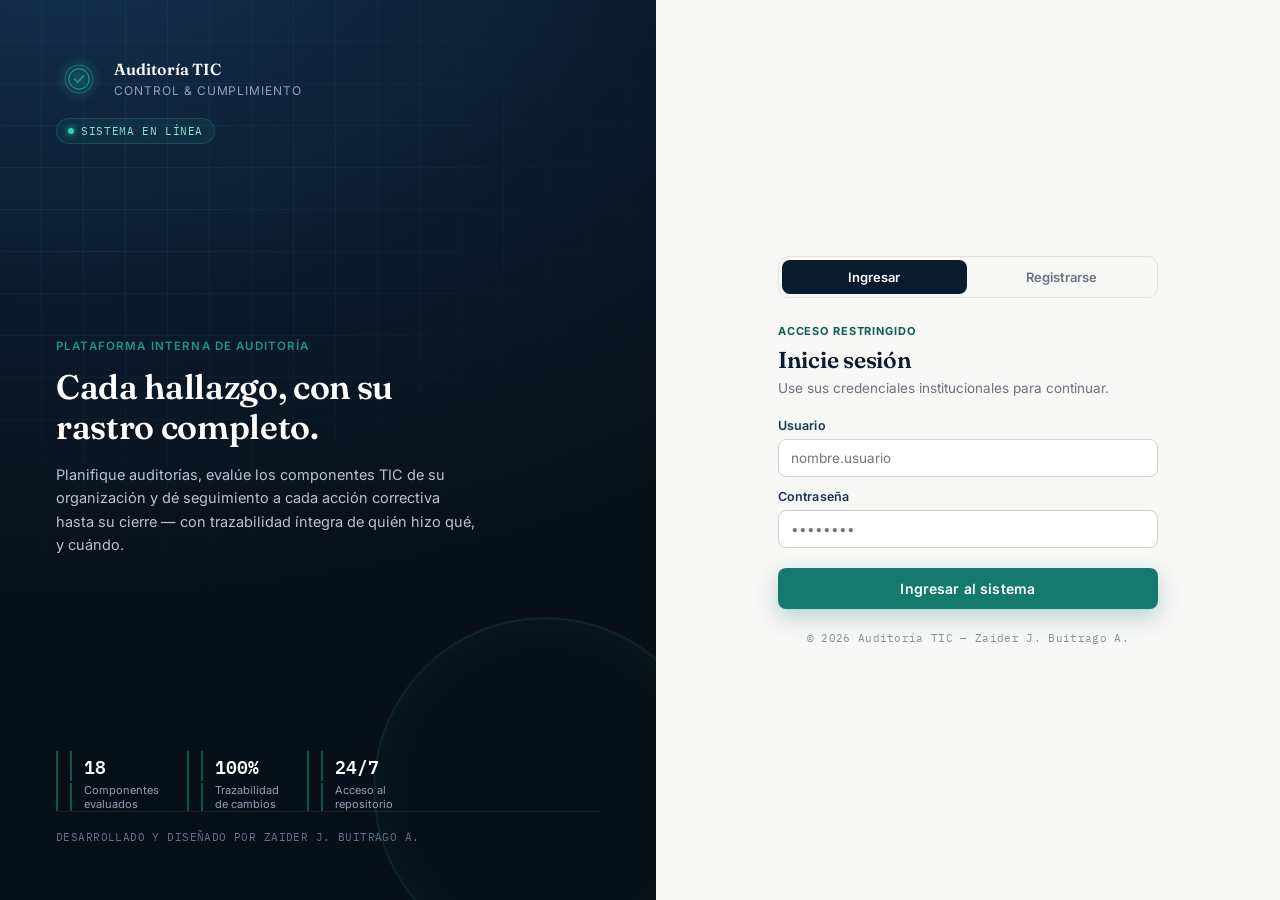
<file: index.html>
<!DOCTYPE html>
<html lang="es">
<head>
<meta charset="UTF-8">
<meta name="viewport" content="width=device-width, initial-scale=1.0">
<title>Auditoría TIC · Acceso al sistema</title>
<link rel="preconnect" href="https://fonts.googleapis.com">
<link href="https://fonts.googleapis.com/css2?family=Fraunces:opsz,wght@9..144,500;9..144,600&family=Inter:wght@400;500;600;700&family=IBM+Plex+Mono:wght@500;600&display=swap" rel="stylesheet">
<link rel="stylesheet" href="css/style.css">
</head>
<body>
<div class="login-shell">

  <!-- Panel de marca -->
  <div class="login-panel">
    <div>
      <div class="login-panel__brand">
        <div class="sello-halo">
          <svg class="sello" viewBox="0 0 40 40" fill="none" xmlns="http://www.w3.org/2000/svg">
            <circle cx="20" cy="20" r="18.5" stroke="currentColor" stroke-width="1.4" opacity=".55"/>
            <circle cx="20" cy="20" r="13.5" stroke="currentColor" stroke-width="1.4"/>
            <path d="M14 20.2L18 24.2L26.5 15.5" stroke="currentColor" stroke-width="2.1" stroke-linecap="round" stroke-linejoin="round"/>
          </svg>
        </div>
        <div>
          <strong>Auditoría TIC</strong>
          <span>Control &amp; cumplimiento</span>
        </div>
      </div>

      <div class="status-pill" style="margin-top:16px;">
        <span class="punto"></span> SISTEMA EN LÍNEA
      </div>
    </div>

    <div class="login-panel__hero">
      <div class="eyebrow">Plataforma interna de auditoría</div>
      <h1>Cada hallazgo, con su rastro completo.</h1>
      <p>Planifique auditorías, evalúe los componentes TIC de su organización y dé seguimiento a cada
        acción correctiva hasta su cierre — con trazabilidad íntegra de quién hizo qué, y cuándo.</p>
    </div>

    <div>
      <div class="login-panel__meta">
        <div><div class="n">18</div><div class="t">Componentes<br>evaluados</div></div>
        <div><div class="n">100%</div><div class="t">Trazabilidad<br>de cambios</div></div>
        <div><div class="n">24/7</div><div class="t">Acceso al<br>repositorio</div></div>
      </div>
      <div class="login-panel__credito">DESARROLLADO Y DISEÑADO POR ZAIDER J. BUITRAGO A.</div>
    </div>
  </div>

  <!-- Formulario -->
  <div class="login-form-wrap">
    <div class="login-card">
      <div class="mobile-brand">
        <svg class="sello" viewBox="0 0 40 40" fill="none" xmlns="http://www.w3.org/2000/svg">
          <circle cx="20" cy="20" r="18.5" stroke="currentColor" stroke-width="1.4" opacity=".55"/>
          <circle cx="20" cy="20" r="13.5" stroke="currentColor" stroke-width="1.4"/>
          <path d="M14 20.2L18 24.2L26.5 15.5" stroke="currentColor" stroke-width="2.1" stroke-linecap="round" stroke-linejoin="round"/>
        </svg>
        <strong>Auditoría TIC</strong>
      </div>

      <div class="login-tabs">
        <button type="button" id="tab-ingresar" class="activa" onclick="cambiarPestana('ingresar')">Ingresar</button>
        <button type="button" id="tab-registro" onclick="cambiarPestana('registro')">Registrarse</button>
      </div>

      <!-- Vista: Ingresar -->
      <div id="vista-ingresar">
        <div class="eyebrow">Acceso restringido</div>
        <h2>Inicie sesión</h2>
        <p class="sub">Use sus credenciales institucionales para continuar.</p>

        <form id="form-login">
          <label for="usuario">Usuario</label>
          <input type="text" id="usuario" placeholder="nombre.usuario" required autocomplete="username">

          <label for="password">Contraseña</label>
          <input type="password" id="password" placeholder="••••••••" required autocomplete="current-password">

          <div class="login-error" id="login-error"></div>

          <button type="submit" class="btn acento login-submit" id="btn-login">
            Ingresar al sistema
          </button>
        </form>
      </div>

      <!-- Vista: Registrarse -->
      <div id="vista-registro" class="login-panel-oculto">
        <div class="eyebrow">Solicitud de acceso</div>
        <h2>Cree su cuenta</h2>
        <p class="sub">Su cuenta quedará pendiente de activación por un administrador.</p>

        <form id="form-registro">
          <label for="reg-nombre">Nombre completo</label>
          <input type="text" id="reg-nombre" required placeholder="Nombre y apellido">

          <label for="reg-usuario">Usuario</label>
          <input type="text" id="reg-usuario" required placeholder="nombre.usuario" autocomplete="username">

          <label for="reg-correo">Correo institucional</label>
          <input type="email" id="reg-correo" placeholder="nombre@empresa.com">

          <label for="reg-rol">Rol solicitado</label>
          <select id="reg-rol">
            <option value="Auditor">Auditor</option>
            <option value="Responsable de Área">Responsable de Área</option>
            <option value="Consulta">Consulta</option>
          </select>

          <label for="reg-password">Contraseña</label>
          <input type="password" id="reg-password" required placeholder="Mínimo 8 caracteres" autocomplete="new-password">

          <div class="login-error" id="registro-error"></div>
          <div class="login-exito" id="registro-exito"></div>

          <button type="submit" class="btn acento login-submit" id="btn-registro">
            Solicitar acceso
          </button>
        </form>
      </div>

      <div class="login-footer-credito">© 2026 Auditoría TIC — Zaider J. Buitrago A.</div>
    </div>
  </div>

</div>

<script src="js/config.js"></script>
<script>
  if (localStorage.getItem('tic_token')) {
    window.location.href = 'dashboard.html';
  }

  function cambiarPestana(vista) {
    document.getElementById('vista-ingresar').classList.toggle('login-panel-oculto', vista !== 'ingresar');
    document.getElementById('vista-registro').classList.toggle('login-panel-oculto', vista !== 'registro');
    document.getElementById('tab-ingresar').classList.toggle('activa', vista === 'ingresar');
    document.getElementById('tab-registro').classList.toggle('activa', vista === 'registro');
  }

  document.getElementById('form-login').addEventListener('submit', async (ev) => {
    ev.preventDefault();
    const btn = document.getElementById('btn-login');
    const errorBox = document.getElementById('login-error');
    errorBox.style.display = 'none';

    const usuario = document.getElementById('usuario').value.trim();
    const password = document.getElementById('password').value;

    btn.disabled = true;
    btn.innerHTML = '<span class="spinner"></span> Ingresando...';

    try {
      const resp = await llamarAPI('login', { usuario, password });
      localStorage.setItem('tic_token', resp.token);
      localStorage.setItem('tic_usuario', JSON.stringify(resp.usuario));
      window.location.href = 'dashboard.html';
    } catch (err) {
      errorBox.textContent = err.message;
      errorBox.style.display = 'block';
      btn.disabled = false;
      btn.innerHTML = 'Ingresar al sistema';
    }
  });

  document.getElementById('form-registro').addEventListener('submit', async (ev) => {
    ev.preventDefault();
    const btn = document.getElementById('btn-registro');
    const errorBox = document.getElementById('registro-error');
    const exitoBox = document.getElementById('registro-exito');
    errorBox.style.display = 'none';
    exitoBox.style.display = 'none';

    const datos = {
      nombre: document.getElementById('reg-nombre').value.trim(),
      usuario: document.getElementById('reg-usuario').value.trim(),
      correo: document.getElementById('reg-correo').value.trim(),
      rol: document.getElementById('reg-rol').value,
      password: document.getElementById('reg-password').value
    };

    btn.disabled = true;
    btn.innerHTML = '<span class="spinner"></span> Enviando...';

    try {
      const resp = await llamarAPI('registrarSolicitud', datos);
      exitoBox.textContent = resp.mensaje || 'Solicitud enviada correctamente.';
      exitoBox.style.display = 'block';
      document.getElementById('form-registro').reset();
    } catch (err) {
      errorBox.textContent = err.message;
      errorBox.style.display = 'block';
    } finally {
      btn.disabled = false;
      btn.innerHTML = 'Solicitar acceso';
    }
  });
</script>
</body>
</html>
</file>
<file: css/style.css>
/* ============================================================
   SISTEMA DE AUDITORÍA TIC — Sistema de diseño
   Paleta: tinta marino + sello verde-azulado (verificación)
   Tipografía: Fraunces (display) · Inter (UI) · IBM Plex Mono (códigos)
   ============================================================ */

:root {
  /* Tinta / marino */
  --ink-900: #0B1B2E;
  --ink-800: #122540;
  --ink-700: #1B3358;
  --ink-600: #274873;
  --ink-100: #EAEEF4;

  /* Acento — sello de verificación */
  --seal-700: #0F5F55;
  --seal-600: #157A6E;
  --seal-500: #1C9587;
  --seal-100: #E3F2EF;

  /* Papel / neutros */
  --paper-0: #F7F7F5;
  --paper-50: #FFFFFF;
  --line: #E4E3DD;
  --line-strong: #D3D1C8;
  --text: #1C2430;
  --muted: #6B7280;
  --muted-2: #8A8F98;

  /* Semáforo de riesgo / estado */
  --red-600: #C1443A;
  --red-100: #FBEAE8;
  --amber-600: #B8790C;
  --amber-100: #FBF1DF;
  --green-600: #1E8E5A;
  --green-100: #E5F5EC;

  --radio: 10px;
  --radio-lg: 16px;
  --sombra: 0 1px 2px rgba(11, 27, 46, .05), 0 6px 20px rgba(11, 27, 46, .06);
  --sombra-lg: 0 24px 60px rgba(11, 27, 46, .22);

  --f-display: 'Fraunces', Georgia, 'Times New Roman', serif;
  --f-cuerpo: 'Inter', system-ui, -apple-system, Roboto, Helvetica, Arial, sans-serif;
  --f-mono: 'IBM Plex Mono', 'SFMono-Regular', Consolas, monospace;
}

* { box-sizing: border-box; }

html, body {
  margin: 0; padding: 0;
  font-family: var(--f-cuerpo);
  background: var(--paper-0);
  color: var(--text);
  -webkit-font-smoothing: antialiased;
}

h1, h2, h3 { font-family: var(--f-display); font-weight: 600; letter-spacing: -.01em; color: var(--ink-900); }
code, .mono { font-family: var(--f-mono); }

a { color: var(--seal-700); text-decoration: none; }
a:hover { text-decoration: underline; }

:focus-visible { outline: 2px solid var(--seal-500); outline-offset: 2px; }

/* ---------- Layout con barra lateral ---------- */
.app-shell { display: flex; min-height: 100vh; }

.sidebar {
  width: 258px; flex-shrink: 0;
  background: linear-gradient(185deg, var(--ink-900) 0%, #081422 100%);
  color: var(--ink-100);
  display: flex; flex-direction: column;
  position: sticky; top: 0; height: 100vh;
  border-right: 1px solid rgba(255,255,255,.04);
}

.sidebar__brand {
  padding: 24px 22px 20px;
  border-bottom: 1px solid rgba(255,255,255,.08);
  display: flex; align-items: center; gap: 11px;
}
.sidebar__brand .sello { width: 34px; height: 34px; flex-shrink: 0; color: var(--seal-500); }
.sidebar__brand h1 { font-size: 15px; margin: 0; font-weight: 600; letter-spacing: .01em; color: #fff; font-family: var(--f-display); }
.sidebar__brand span { font-size: 11px; color: #8FA0B8; letter-spacing: .03em; text-transform: uppercase; }

.sidebar__nav { flex: 1; padding: 16px 12px; overflow-y: auto; }
.sidebar__nav a {
  display: flex; align-items: center; gap: 11px;
  padding: 10px 12px; margin-bottom: 2px;
  border-radius: 8px; color: #A9B7CB; font-size: 13.5px; font-weight: 500;
  text-decoration: none; border-left: 2px solid transparent;
}
.sidebar__nav a svg { width: 17px; height: 17px; flex-shrink: 0; opacity: .85; }
.sidebar__nav a:hover { background: rgba(255,255,255,.05); color: #fff; }
.sidebar__nav a.activo { background: rgba(28,149,135,.16); color: #fff; border-left-color: var(--seal-500); }
.sidebar__nav a.activo svg { opacity: 1; color: var(--seal-500); }

.sidebar__user {
  padding: 16px 20px; border-top: 1px solid rgba(255,255,255,.08);
  font-size: 11.5px; color: #8FA0B8;
}
.sidebar__user strong { color: #fff; display: block; font-size: 13.5px; font-weight: 600; margin-bottom: 1px; }
.sidebar__user button {
  margin-top: 10px; width: 100%; padding: 8px; font-size: 12px; font-weight: 500;
  border-radius: 7px; border: 1px solid rgba(255,255,255,.14);
  background: transparent; color: #A9B7CB; cursor: pointer; font-family: var(--f-cuerpo);
}
.sidebar__user button:hover { background: rgba(255,255,255,.07); color: #fff; }

.main { flex: 1; min-width: 0; display: flex; flex-direction: column; }

.topbar {
  background: var(--paper-50); border-bottom: 1px solid var(--line);
  padding: 20px 32px; display: flex; align-items: center; justify-content: space-between;
  position: sticky; top: 0; z-index: 5;
}
.topbar h2 { margin: 0; font-size: 21px; }
.topbar p { margin: 3px 0 0; font-size: 13px; color: var(--muted); }

.contenido { padding: 26px 32px 52px; max-width: 1320px; }

/* ---------- Tarjetas ---------- */
.card {
  background: var(--paper-50); border-radius: var(--radio-lg);
  box-shadow: var(--sombra); border: 1px solid var(--line);
  padding: 20px 22px;
}
.card + .card { margin-top: 18px; }

.kpi-grid { display: grid; grid-template-columns: repeat(auto-fit, minmax(190px, 1fr)); gap: 14px; margin-bottom: 22px; }
.kpi {
  background: var(--paper-50); border-radius: var(--radio-lg); box-shadow: var(--sombra);
  padding: 18px 20px; border: 1px solid var(--line); border-top: 3px solid var(--ink-700);
}
.kpi .valor { font-family: var(--f-display); font-size: 30px; font-weight: 600; color: var(--ink-900); line-height: 1; }
.kpi .etiqueta { font-size: 12px; color: var(--muted); margin-top: 7px; letter-spacing: .01em; }
.kpi.rojo { border-top-color: var(--red-600); }
.kpi.verde { border-top-color: var(--green-600); }
.kpi.amarillo { border-top-color: var(--amber-600); }

.grid-2 { display: grid; grid-template-columns: 1.3fr 1fr; gap: 18px; }
.grid-3 { display: grid; grid-template-columns: repeat(3, 1fr); gap: 18px; }
@media (max-width: 1024px) { .grid-2, .grid-3 { grid-template-columns: 1fr; } }

/* ---------- Botones ---------- */
.btn {
  display: inline-flex; align-items: center; gap: 7px;
  border: none; border-radius: 8px; padding: 10px 18px;
  font-size: 13.5px; font-weight: 600; cursor: pointer; font-family: var(--f-cuerpo);
  background: var(--ink-900); color: #fff; letter-spacing: .01em;
}
.btn:hover { background: var(--ink-800); }
.btn.acento { background: var(--seal-600); }
.btn.acento:hover { background: var(--seal-700); }
.btn.secundario { background: var(--paper-0); color: var(--text); border: 1px solid var(--line-strong); }
.btn.secundario:hover { background: var(--ink-100); }
.btn.peligro { background: var(--red-600); color: #fff; }
.btn.peligro:hover { background: #a3372e; }
.btn.pequeno { padding: 7px 12px; font-size: 12.5px; }
.btn:disabled { opacity: .55; cursor: not-allowed; }

/* ---------- Formularios ---------- */
label { font-size: 12.5px; font-weight: 600; color: var(--ink-700); display: block; margin: 12px 0 6px; letter-spacing: .01em; }
input, select, textarea {
  width: 100%; padding: 10px 12px; border-radius: 8px; border: 1px solid var(--line-strong);
  font-size: 13.5px; font-family: var(--f-cuerpo); background: var(--paper-50); color: var(--text);
}
input:focus, select:focus, textarea:focus { outline: none; border-color: var(--seal-500); box-shadow: 0 0 0 3px var(--seal-100); }
textarea { resize: vertical; min-height: 72px; }
.form-grid { display: grid; grid-template-columns: 1fr 1fr; gap: 0 16px; }
@media (max-width: 700px) { .form-grid { grid-template-columns: 1fr; } }

/* ---------- Tablas ---------- */
table { width: 100%; border-collapse: collapse; font-size: 13.5px; }
thead th {
  text-align: left; font-size: 11px; text-transform: uppercase; letter-spacing: .06em;
  color: var(--muted); padding: 11px 14px; border-bottom: 2px solid var(--line); font-weight: 600;
}
tbody td { padding: 13px 14px; border-bottom: 1px solid var(--line); color: var(--text); }
tbody tr:hover { background: var(--paper-0); }
tbody td strong.mono, td .mono { font-family: var(--f-mono); font-size: 12.6px; color: var(--ink-800); }
.tabla-wrap { overflow-x: auto; }

/* ---------- Badges ---------- */
.badge {
  display: inline-flex; align-items: center; gap: 5px; padding: 4px 11px; border-radius: 100px;
  font-size: 11px; font-weight: 700; letter-spacing: .03em; text-transform: uppercase;
}
.badge::before { content: ''; width: 6px; height: 6px; border-radius: 50%; background: currentColor; }
.badge.verde { background: var(--green-100); color: var(--green-600); }
.badge.rojo { background: var(--red-100); color: var(--red-600); }
.badge.amarillo { background: var(--amber-100); color: var(--amber-600); }
.badge.gris { background: var(--ink-100); color: var(--muted); }
.badge.azul { background: var(--seal-100); color: var(--seal-700); }

/* ---------- Modal ---------- */
.modal-fondo {
  position: fixed; inset: 0; background: rgba(9,20,34,.6); backdrop-filter: blur(2px);
  display: none; align-items: flex-start; justify-content: center;
  padding: 48px 16px; overflow-y: auto; z-index: 50;
}
.modal-fondo.abierto { display: flex; }
.modal {
  background: var(--paper-50); border-radius: var(--radio-lg); width: 100%; max-width: 640px;
  padding: 26px 28px; box-shadow: var(--sombra-lg); border: 1px solid var(--line);
}
.modal h3 { margin: 0 0 4px; font-size: 19px; }
.modal .subt { font-size: 12.8px; color: var(--muted); margin-bottom: 16px; }
.modal-acciones { display: flex; justify-content: flex-end; gap: 10px; margin-top: 20px; }

/* ---------- Login ---------- */
.login-shell {
  min-height: 100vh; display: grid; grid-template-columns: 1.05fr 1fr;
  background: var(--paper-0);
}
@media (max-width: 880px) { .login-shell { grid-template-columns: 1fr; } .login-panel { display: none; } }

.login-panel {
  background: radial-gradient(1100px 700px at 10% -10%, #16324F 0%, var(--ink-900) 55%, #071018 100%);
  color: #fff; padding: 56px 56px; display: flex; flex-direction: column; justify-content: space-between;
  position: relative; overflow: hidden;
}
/* Rejilla futurista animada */
.login-panel::after {
  content: ''; position: absolute; inset: -1px;
  background-image:
    linear-gradient(rgba(28,149,135,.14) 1px, transparent 1px),
    linear-gradient(90deg, rgba(28,149,135,.14) 1px, transparent 1px);
  background-size: 42px 42px;
  -webkit-mask-image: radial-gradient(900px 620px at 15% 20%, #000 0%, transparent 72%);
          mask-image: radial-gradient(900px 620px at 15% 20%, #000 0%, transparent 72%);
  animation: rejillaDesplazar 22s linear infinite;
  pointer-events: none;
}
@keyframes rejillaDesplazar { from { background-position: 0 0, 0 0; } to { background-position: 42px 42px, 42px 42px; } }

.login-panel::before {
  content: ''; position: absolute; right: -60px; bottom: -60px; width: 340px; height: 340px;
  border: 1px solid rgba(28,149,135,.22); border-radius: 50%;
  box-shadow: 0 0 0 1px rgba(255,255,255,.05), inset 0 0 60px rgba(28,149,135,.08);
}

.login-panel__brand { display: flex; align-items: center; gap: 12px; position: relative; z-index: 1; }
.login-panel__brand .sello-halo {
  width: 46px; height: 46px; border-radius: 50%; display: flex; align-items: center; justify-content: center;
  background: radial-gradient(circle, rgba(28,149,135,.28) 0%, rgba(28,149,135,0) 72%);
  animation: haloPulso 2.6s ease-in-out infinite;
}
@keyframes haloPulso {
  0%, 100% { box-shadow: 0 0 0 0 rgba(28,149,135,.35); }
  50% { box-shadow: 0 0 18px 6px rgba(28,149,135,.22); }
}
.login-panel__brand .sello { width: 30px; height: 30px; color: var(--seal-500); filter: drop-shadow(0 0 6px rgba(28,149,135,.55)); }
.login-panel__brand span { font-size: 12px; letter-spacing: .08em; text-transform: uppercase; color: #8FA0B8; }
.login-panel__brand strong { display: block; font-family: var(--f-display); font-size: 16px; font-weight: 600; }

.status-pill {
  display: inline-flex; align-items: center; gap: 7px; position: relative; z-index: 1;
  font-family: var(--f-mono); font-size: 10.5px; letter-spacing: .06em; color: #8FE0D2;
  background: rgba(28,149,135,.1); border: 1px solid rgba(28,149,135,.3);
  padding: 5px 11px; border-radius: 100px; width: fit-content;
}
.status-pill .punto { width: 6px; height: 6px; border-radius: 50%; background: #29D6B8; animation: puntoParpadeo 1.6s ease-in-out infinite; box-shadow: 0 0 6px #29D6B8; }
@keyframes puntoParpadeo { 0%, 100% { opacity: 1; } 50% { opacity: .35; } }

.login-panel__hero { position: relative; z-index: 1; max-width: 420px; }
.login-panel__hero .eyebrow { font-size: 11.5px; letter-spacing: .1em; text-transform: uppercase; color: var(--seal-500); font-weight: 600; margin-bottom: 14px; }
.login-panel__hero h1 { font-family: var(--f-display); font-size: 34px; line-height: 1.18; color: #fff; margin: 0 0 16px; font-weight: 600; }
.login-panel__hero p { font-size: 14.5px; line-height: 1.6; color: #B7C4D6; margin: 0; }

.login-panel__meta { position: relative; z-index: 1; display: flex; gap: 28px; }
.login-panel__meta div { border-left: 2px solid rgba(28,149,135,.5); padding-left: 12px; }
.login-panel__meta .n { font-family: var(--f-mono); font-size: 18px; color: #fff; font-weight: 600; }
.login-panel__meta .t { font-size: 11px; color: #8FA0B8; margin-top: 2px; }

.login-panel__credito {
  position: relative; z-index: 1; font-family: var(--f-mono); font-size: 10.5px;
  color: #5E7291; letter-spacing: .04em; padding-top: 18px; border-top: 1px solid rgba(255,255,255,.07);
}

.login-form-wrap { display: flex; align-items: center; justify-content: center; padding: 40px 28px; }
.login-card { width: 100%; max-width: 380px; }
.login-card .mobile-brand { display: none; align-items: center; gap: 10px; margin-bottom: 28px; }
.login-card .mobile-brand .sello { width: 30px; height: 30px; color: var(--seal-600); }
.login-card .mobile-brand strong { font-family: var(--f-display); font-size: 15px; color: var(--ink-900); }
@media (max-width: 880px) { .login-card .mobile-brand { display: flex; } }

/* Pestañas Ingresar / Registrarse */
.login-tabs {
  display: flex; gap: 2px; background: var(--paper-0); border: 1px solid var(--line);
  border-radius: 10px; padding: 3px; margin-bottom: 26px;
}
.login-tabs button {
  flex: 1; border: none; background: transparent; padding: 9px 10px; border-radius: 8px;
  font-family: var(--f-cuerpo); font-size: 13px; font-weight: 600; color: var(--muted); cursor: pointer;
}
.login-tabs button.activa { background: var(--ink-900); color: #fff; }

.login-card .eyebrow { font-size: 11px; letter-spacing: .08em; text-transform: uppercase; color: var(--seal-700); font-weight: 700; margin-bottom: 8px; }
.login-card h2 { font-size: 23px; margin: 0 0 6px; }
.login-card p.sub { font-size: 13.5px; color: var(--muted); margin: 0 0 22px; }
.login-error { background: var(--red-100); color: var(--red-600); font-size: 12.8px; padding: 10px 13px; border-radius: 8px; margin-top: 12px; display: none; font-weight: 500; }
.login-exito { background: var(--green-100); color: var(--green-600); font-size: 12.8px; padding: 10px 13px; border-radius: 8px; margin-top: 12px; display: none; font-weight: 500; }
.login-submit {
  width: 100%; justify-content: center; padding: 12px; margin-top: 20px; font-size: 14px;
  box-shadow: 0 8px 22px rgba(21,122,110,.28);
}
.login-submit:hover { box-shadow: 0 10px 26px rgba(21,122,110,.38); }
.login-panel-oculto { display: none; }
.login-footer-credito {
  text-align: center; font-size: 11px; color: var(--muted-2); font-family: var(--f-mono);
  letter-spacing: .03em; margin-top: 22px;
}

/* ---------- Utilidades ---------- */
.flex { display: flex; align-items: center; }
.flex-entre { display: flex; align-items: center; justify-content: space-between; }
.gap-8 { gap: 8px; } .gap-10 { gap: 10px; } .gap-16 { gap: 16px; }
.mt-0 { margin-top: 0 !important; }
.texto-mute { color: var(--muted); font-size: 12.8px; }
.barra-progreso { height: 8px; border-radius: 100px; background: var(--ink-100); overflow: hidden; }
.barra-progreso > div { height: 100%; background: var(--seal-600); }
.vacio { text-align: center; padding: 44px 10px; color: var(--muted); font-size: 13.5px; }
.chip-filtros { display: flex; flex-wrap: wrap; gap: 8px; margin-bottom: 16px; }
.chip-filtros select, .chip-filtros input { width: auto; min-width: 170px; }
.spinner {
  width: 15px; height: 15px; border: 2px solid rgba(255,255,255,.35);
  border-top-color: #fff; border-radius: 50%; display: inline-block;
  animation: girar .7s linear infinite;
}
@keyframes girar { to { transform: rotate(360deg); } }
.toast {
  position: fixed; bottom: 24px; right: 24px; background: var(--ink-900); color: #fff;
  padding: 13px 19px; border-radius: 10px; font-size: 13.5px; box-shadow: var(--sombra-lg);
  z-index: 100; opacity: 0; transform: translateY(10px); transition: all .25s;
}
.toast.mostrar { opacity: 1; transform: translateY(0); }
.toast.error { background: var(--red-600); }
.toast.exito { background: var(--seal-600); }

/* ============================================================
   RESPONSIVO — tablet y móvil
   ============================================================ */

/* Botón hamburguesa (flotante, solo visible en pantallas angostas) */
.btn-menu-movil {
  display: none; position: fixed; top: 14px; left: 14px; z-index: 70;
  width: 40px; height: 40px; border-radius: 10px; border: 1px solid var(--line);
  background: var(--paper-50); box-shadow: var(--sombra); align-items: center; justify-content: center;
  cursor: pointer; color: var(--ink-900);
}
.btn-menu-movil svg { width: 19px; height: 19px; }

/* Fondo oscuro al abrir el menú en móvil */
.sidebar-overlay {
  display: none; position: fixed; inset: 0; background: rgba(9,20,34,.55); z-index: 65;
}
.sidebar-overlay.visible { display: block; }

.sidebar__cerrar { display: none; }

@media (max-width: 900px) {
  .btn-menu-movil { display: flex; }
  .topbar { padding-left: 66px; }

  .sidebar {
    position: fixed; top: 0; left: 0; height: 100vh; width: 264px;
    transform: translateX(-105%); transition: transform .25s ease; z-index: 68;
  }
  .sidebar.abierto { transform: translateX(0); }
  .sidebar__cerrar {
    display: flex; align-items: center; justify-content: center;
    width: 30px; height: 30px; border-radius: 8px; border: 1px solid rgba(255,255,255,.14);
    background: transparent; color: #A9B7CB; cursor: pointer; margin-left: auto;
  }
  .sidebar__brand { align-items: flex-start; }
}

/* Tablet: densidad de contenido, cuadrícula y tablas */
@media (max-width: 1024px) {
  .contenido { padding: 22px 24px 44px; }
  .grid-2 { grid-template-columns: 1fr; }
}

@media (max-width: 900px) {
  .contenido { padding: 18px 18px 40px; }
  .topbar { padding-top: 16px; padding-bottom: 16px; padding-right: 18px; }
  .kpi-grid { grid-template-columns: repeat(auto-fit, minmax(150px, 1fr)); gap: 10px; }
  .grid-3 { grid-template-columns: 1fr; }
}

/* Móvil */
@media (max-width: 640px) {
  .topbar { flex-direction: column; align-items: flex-start; gap: 12px; padding-left: 66px; }
  .topbar > *:last-child:not(h2):not(p) { width: 100%; }
  .topbar button.btn, .topbar a.btn { width: 100%; justify-content: center; }
  .topbar h2 { font-size: 18px; }
  .topbar p { font-size: 12.5px; }

  .contenido { padding: 14px 14px 36px; }
  .card { padding: 15px 15px; border-radius: 12px; }

  .kpi-grid { grid-template-columns: repeat(2, 1fr); gap: 8px; }
  .kpi { padding: 13px 14px; }
  .kpi .valor { font-size: 21px; }
  .kpi .etiqueta { font-size: 10.8px; }

  .chip-filtros { flex-direction: column; align-items: stretch; }
  .chip-filtros select, .chip-filtros input { width: 100%; min-width: 0; }

  table { font-size: 12.3px; }
  thead th { padding: 8px 9px; font-size: 10px; }
  tbody td { padding: 9px; }

  .modal { padding: 20px 18px; border-radius: 12px; }
  .modal-fondo { padding: 0; align-items: stretch; }
  .modal-fondo .modal { max-width: 100%; min-height: 100vh; border-radius: 0; }
  .modal-acciones { flex-wrap: wrap; }
  .modal-acciones .btn { flex: 1; justify-content: center; }

  .form-grid { grid-template-columns: 1fr; }

  .toast { left: 14px; right: 14px; bottom: 14px; text-align: center; }
}

/* Login: refuerzo del rango móvil (además del corte de panel a 880px) */
@media (max-width: 480px) {
  .login-form-wrap { padding: 28px 18px; }
  .login-card h2 { font-size: 20px; }
  .login-tabs button { font-size: 12.3px; padding: 8px; }
  .login-panel__meta { flex-wrap: wrap; gap: 16px 22px; }
}
</file>
